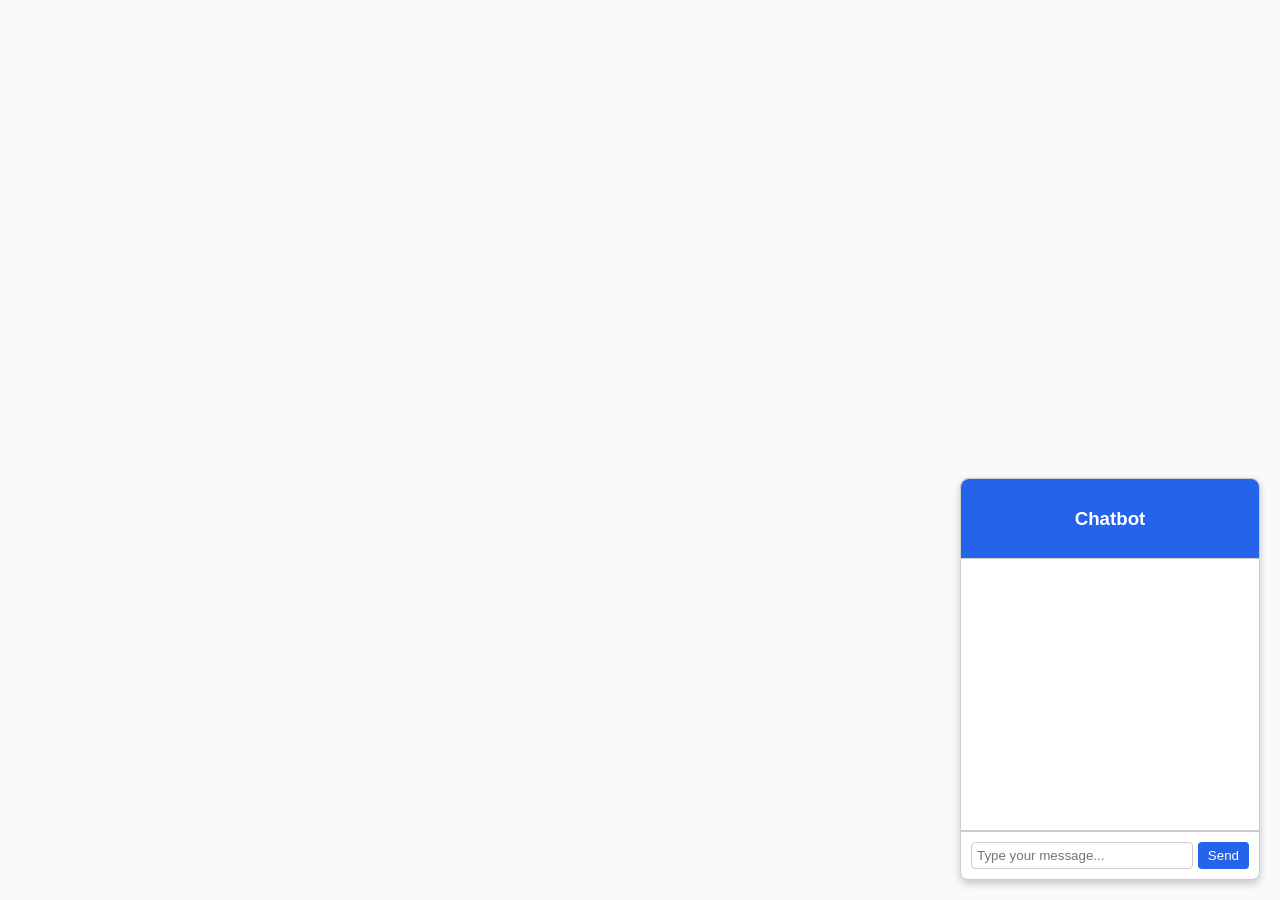
<file: ChatBox.html>
<!DOCTYPE html>
<html lang="en">
<head>
    <meta charset="UTF-8">
    <meta name="viewport" content="width=device-width, initial-scale=1.0">
    <title>Chatbot</title>
    <style>
        :root {
            --primary: #2563eb;
            --primary-dark: #1d4ed8;
            --gray-50: #f9fafb;
            --gray-600: #4b5563;
            --gray-900: #111827;
        }

        body {
            font-family: Arial, sans-serif;
            margin: 0;
            background-color: var(--gray-50);
            color: var(--gray-900);

        }

        .chatbox-container {
            position: fixed;
            bottom: 20px;
            right: 20px;
            width: 300px;
            font-family: Arial, sans-serif;
        }

        .chatbox {
            background: white;
            border: 1px solid #ccc;
            border-radius: 8px;
            display: flex;
            flex-direction: column;
            height: 400px;
            box-shadow: 0 4px 8px rgba(0, 0, 0, 0.2);
        }

        .chatbox-header {
            background: var(--primary);
            color: white;
            padding: 10px;
            text-align: center;
            border-radius: 8px 8px 0 0;
        }

        .chatbox-messages {
            flex: 1;
            padding: 10px;
            overflow-y: auto;
            border-top: 1px solid #ccc;
            border-bottom: 1px solid #ccc;
        }

        .chatbox-messages div {
            margin-bottom: 10px;
        }

        .chatbox-messages .user-message {
            text-align: right;
            color: var(--gray-900);
        }

        .chatbox-messages .bot-message {
            text-align: left;
            color: var(--gray-600);
        }

        .chatbox-input {
            display: flex;
            border-top: 1px solid #ccc;
            padding: 10px;
        }

        .chatbox-input input {
            flex: 1;
            padding: 5px;
            border: 1px solid #ccc;
            border-radius: 4px;
            margin-right: 5px;
        }

        .chatbox-input button {
            background: var(--primary);
            color: white;
            border: none;
            padding: 5px 10px;
            border-radius: 4px;
            cursor: pointer;
        }

        .chatbox-input button:hover {
            background: var(--primary-dark);
        }
    </style>
</head>
<body>
    <div class="chatbox-container">
        <div class="chatbox">
            <div class="chatbox-header">
                <h3>Chatbot</h3>
            </div>
            <div class="chatbox-messages" id="chatbox-messages"></div>
            <div class="chatbox-input">
                <input type="text" id="chatbox-input" placeholder="Type your message..." />
                <button id="chatbox-send">Send</button>
            </div>
        </div>
    </div>

    <script>
        const messagesContainer = document.getElementById('chatbox-messages');
        const inputField = document.getElementById('chatbox-input');
        const sendButton = document.getElementById('chatbox-send');

        // Predefined bot responses
        const botReplies = {
            hello: "Hi there! How can I assist you?",
            help: "Sure! Let me know what you need help with.",
            bye: "Goodbye! Have a great day!",
            default: "I'm sorry, I don't understand that.",
        };

        function sendMessage() {
            const userMessage = inputField.value.trim();
            if (!userMessage) return;

            // Display user message
            const userMessageElement = document.createElement('div');
            userMessageElement.textContent = userMessage;
            userMessageElement.classList.add('user-message');
            messagesContainer.appendChild(userMessageElement);

            // Bot reply
            const botReply = botReplies[userMessage.toLowerCase()] || botReplies.default;
            const botMessageElement = document.createElement('div');
            botMessageElement.textContent = botReply;
            botMessageElement.classList.add('bot-message');
            messagesContainer.appendChild(botMessageElement);

            // Clear input and scroll down
            inputField.value = '';
            messagesContainer.scrollTop = messagesContainer.scrollHeight;
        }

        sendButton.addEventListener('click', sendMessage);
        inputField.addEventListener('keypress', function (e) {
            if (e.key === 'Enter') sendMessage();
        });
    </script>
</body>
</html>
</file>
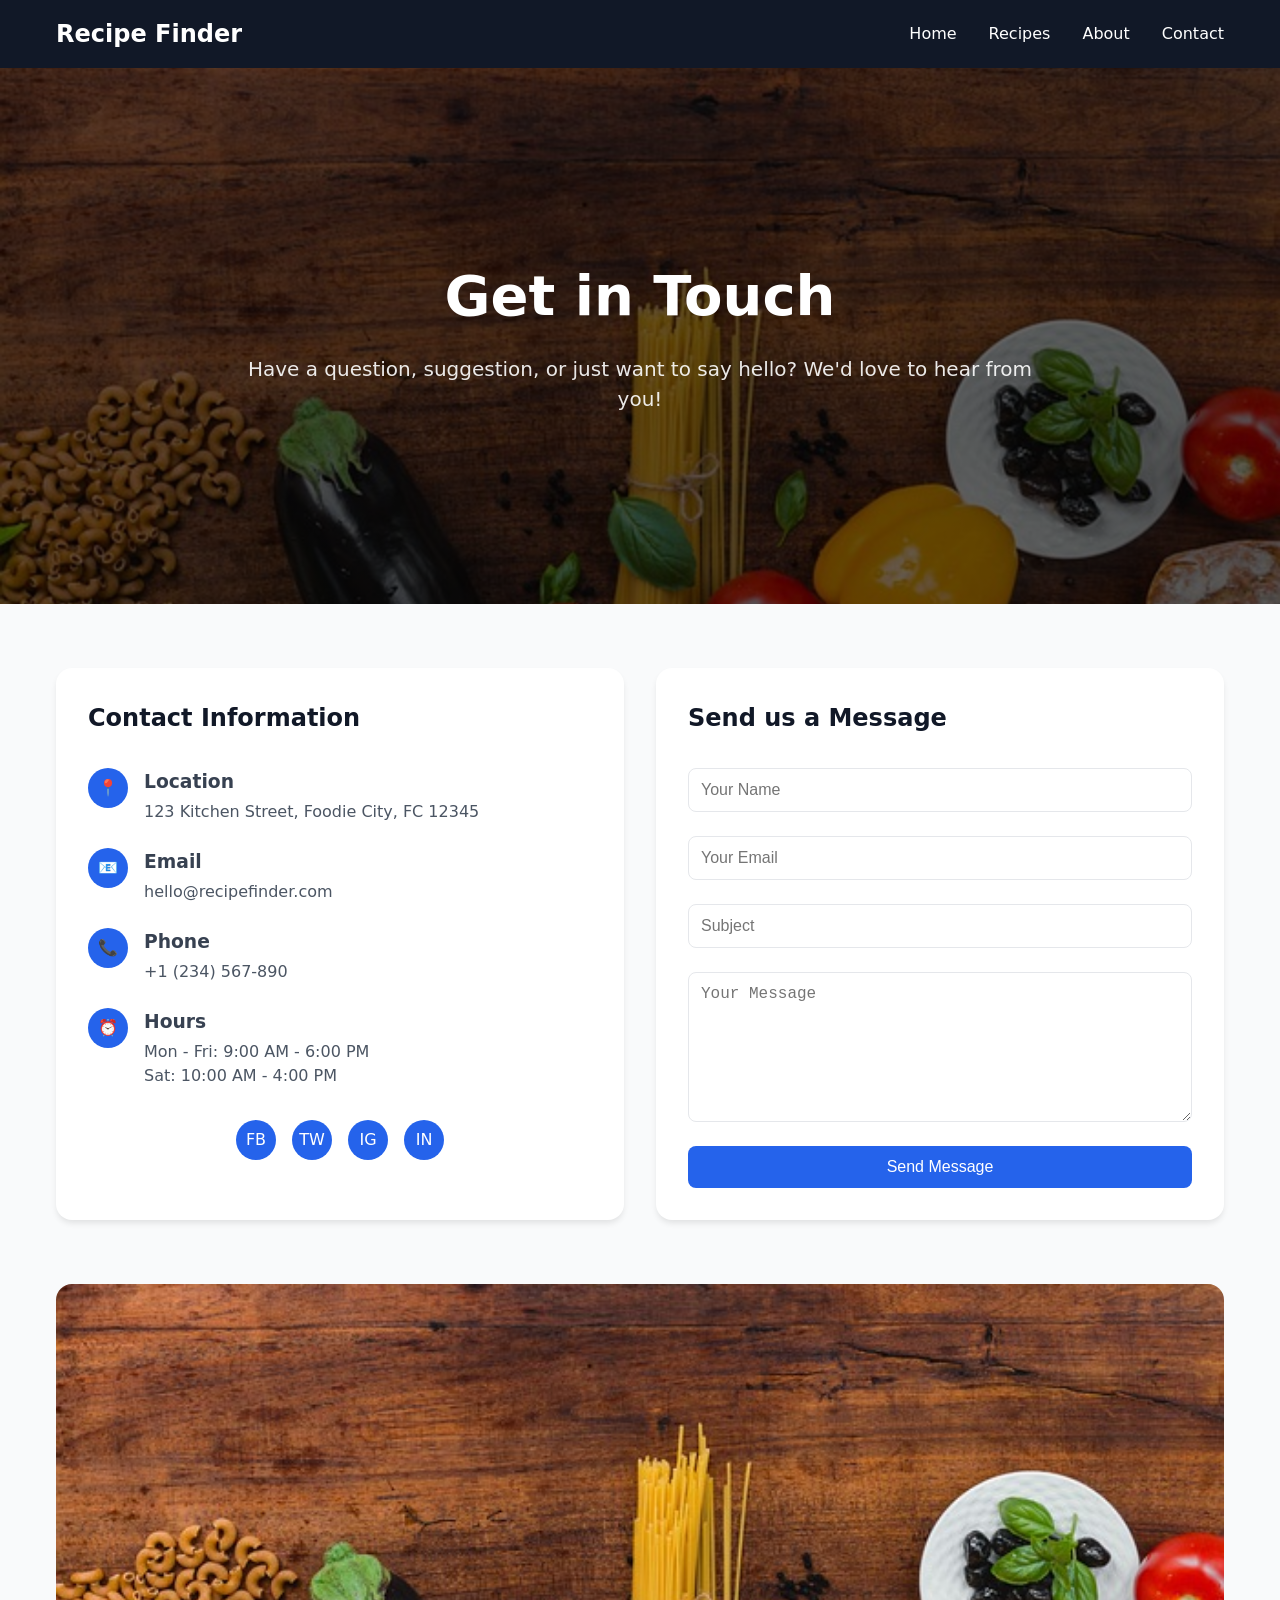
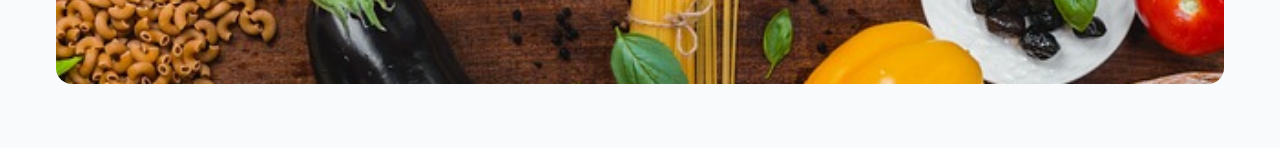
<file: ContactUs.html>
<!-- <!DOCTYPE html>
<html lang="en">
<head>
    <style>
        *, *::before, *::after {
            box-sizing: inherit;
            margin: 0;
            padding: 0;
        }

        html {
            box-sizing: border-box;
        }

        @media (max-width: 75em) {
            html { font-size: 60%; }
        }

        @media (max-width: 61.25em) {
            html { font-size: 58%; }
        }

        @media (max-width: 28.75em) {
            html { font-size: 55%; }
        }

        body {
            background-image: url(../images/fee_background1.jpg);
            text-align: center;
            background-size: 100vh;
            color: #491450;
            font-family: 'Franklin Gothic Medium', 'Arial Narrow', Arial, sans-serif;
        }

        .container {
            background-color: white;
            border: solid;
            border-radius: 25px;
            padding: 20px;
            width: 40%;
            margin-left: 30vw;
            margin-right: 30vw;
            margin-top: 100px;
            font-size: 15px;
            text-align: center;
        }

        .inputbox {
            min-width: 30vw;
            min-height: 5vh;
            background-color: white;
            text-align: center;
            color: #491450;
            border: solid;
            margin: 10px 0;
        }

        .submit-btn {
            min-width: 30vw;
            min-height: 5vh;
            background-color: #491450;
            text-align: center;
            color: white;
            border: none;
            cursor: pointer;
            margin: 10px 0;
        }

        .logo {
            height: 90px;
            width: 90px;
            margin-bottom: 20px;
        }

        .social-icons {
            display: flex;
            justify-content: center;
            gap: 20px;
            margin: 20px 0;
        }

        .social-icon {
            width: 40px;
            height: 40px;
        }

        .contact-info {
            margin: 20px 0;
            line-height: 1.6;
        }

        textarea.inputbox {
            min-height: 15vh;
            resize: vertical;
        }

        .section-divider {
            border-top: 1px solid #491450;
            margin: 20px 0;
            opacity: 0.2;
        }

        h1, h2 {
            color: #491450;
            margin-bottom: 15px;
        }

        p {
            margin-bottom: 10px;
        }

        a {
            color: #491450;
            text-decoration: none;
        }

        .contact-methods {
            display: flex;
            flex-direction: column;
            gap: 10px;
            margin: 20px 0;
        }

        .contact-method {
            display: flex;
            align-items: center;
            justify-content: center;
            gap: 10px;
        }

        .icon {
            width: 20px;
            height: 20px;
        }
    </style>
</head>
<body>
    <div class="container">
        <img src="/api/placeholder/90/90" alt="Recipe Finder Logo" class="logo"/>
        <h1>Contact Us</h1>
        <p>We'd love to hear from you! Get in touch with any questions, suggestions, or feedback.</p>

        <div class="section-divider"></div>

        <div class="contact-info">
            <h2>Get in Touch</h2>
            <div class="contact-methods">
                <div class="contact-method">
                    <img src="/api/placeholder/20/20" alt="Email icon" class="icon"/>
                    <a href="mailto:hello@recipefinder.com">hello@recipefinder.com</a>
                </div>
                <div class="contact-method">
                    <img src="/api/placeholder/20/20" alt="Phone icon" class="icon"/>
                    <a href="tel:+1234567890">+1 (234) 567-890</a>
                </div>
                <div class="contact-method">
                    <img src="/api/placeholder/20/20" alt="Location icon" class="icon"/>
                    <p>123 Kitchen Street, Foodie City, FC 12345</p>
                </div>
            </div>
        </div>

        <div class="section-divider"></div>

        <form>
            <input type="text" placeholder="Your Name" class="inputbox" required>
            <input type="email" placeholder="Your Email" class="inputbox" required>
            <input type="text" placeholder="Subject" class="inputbox" required>
            <textarea placeholder="Your Message" class="inputbox" required></textarea>
            <button type="submit" class="submit-btn">Send Message</button>
        </form>

        <div class="section-divider"></div>

        <h2>Follow Us</h2>
        <div class="social-icons">
            <a href="#"><img src="/api/placeholder/40/40" alt="Facebook" class="social-icon"/></a>
            <a href="#"><img src="/api/placeholder/40/40" alt="Instagram" class="social-icon"/></a>
            <a href="#"><img src="/api/placeholder/40/40" alt="Twitter" class="social-icon"/></a>
            <a href="#"><img src="/api/placeholder/40/40" alt="Pinterest" class="social-icon"/></a>
        </div>

        <div class="section-divider"></div>

        <h2>Office Hours</h2>
        <p>Monday - Friday: 9:00 AM - 6:00 PM</p>
        <p>Saturday: 10:00 AM - 4:00 PM</p>
        <p>Sunday: Closed</p>
    </div>
</body>
</html> -->

<!-- <!DOCTYPE html>
<html lang="en">
<head>
    <style>
        * {
            margin: 0;
            padding: 0;
            box-sizing: border-box;
        }

        body {
            background-color: #f5f5f5;
            font-family: 'Segoe UI', Tahoma, Geneva, Verdana, sans-serif;
            font-size: 16px;
            line-height: 1.5;
        }

        header {
            background-color: rgba(32, 22, 22, 0.9);
            padding: 0.5rem 0;
            position: fixed;
            width: 100%;
            top: 0;
            z-index: 1000;
        }

        .hero {
            height: 60vh;
            background: linear-gradient(rgba(0, 0, 0, 0.5), rgba(0, 0, 0, 0.5)), url(/images/heo-image.jpg);
            background-size: cover;
            background-position: center;
            background-attachment: fixed;
            display: flex;
            align-items: center;
            justify-content: center;
            text-align: center;
            color: #fff;
            margin-bottom: 4rem;
        }

        .hero h1 {
            font-size: 3rem;
            margin-bottom: 1rem;
            text-shadow: 2px 2px 4px rgba(0, 0, 0, 0.5);
        }

        .hero p {
            font-size: 1.2rem;
            text-shadow: 1px 1px 2px rgba(0, 0, 0, 0.5);
            max-width: 600px;
            margin: 0 auto;
        }

        .container {
            width: 90%;
            max-width: 1200px;
            margin: 0 auto;
            padding: 2rem 0;
        }

        .contact-grid {
            display: grid;
            grid-template-columns: repeat(2, 1fr);
            gap: 4rem;
            margin-bottom: 4rem;
        }

        .contact-info {
            background-color: #fff;
            padding: 2rem;
            border-radius: 15px;
            box-shadow: 0 4px 15px rgba(0, 0, 0, 0.1);
        }

        .contact-info h2 {
            font-size: 2rem;
            color: #333;
            margin-bottom: 1.5rem;
        }

        .info-item {
            display: flex;
            align-items: center;
            margin-bottom: 1.5rem;
        }

        .info-item i {
            width: 40px;
            height: 40px;
            background-color: #007bff;
            border-radius: 50%;
            display: flex;
            align-items: center;
            justify-content: center;
            color: #fff;
            margin-right: 1rem;
        }

        .contact-form {
            background-color: #fff;
            padding: 2rem;
            border-radius: 15px;
            box-shadow: 0 4px 15px rgba(0, 0, 0, 0.1);
        }

        .contact-form h2 {
            font-size: 2rem;
            color: #333;
            margin-bottom: 1.5rem;
        }

        .form-group {
            margin-bottom: 1.5rem;
        }

        input[type="text"],
        input[type="email"],
        textarea {
            width: 100%;
            padding: 1rem;
            border: 1px solid #ddd;
            border-radius: 8px;
            font-size: 1rem;
            transition: border-color 0.3s ease;
        }

        textarea {
            height: 150px;
            resize: vertical;
        }

        input:focus,
        textarea:focus {
            outline: none;
            border-color: #007bff;
        }

        .btn {
            background-color: #007bff;
            color: #fff;
            padding: 1rem 2rem;
            border: none;
            border-radius: 30px;
            cursor: pointer;
            font-size: 1rem;
            transition: all 0.3s ease;
            width: 100%;
        }

        .btn:hover {
            background-color: #0056b3;
            transform: translateY(-2px);
        }

        .social-links {
            display: flex;
            justify-content: center;
            gap: 1.5rem;
            margin-top: 2rem;
        }

        .social-links a {
            width: 40px;
            height: 40px;
            background-color: #007bff;
            border-radius: 50%;
            display: flex;
            align-items: center;
            justify-content: center;
            color: #fff;
            text-decoration: none;
            transition: all 0.3s ease;
        }

        .social-links a:hover {
            background-color: #0056b3;
            transform: translateY(-2px);
        }

        .map-container {
            height: 400px;
            background-color: #eee;
            border-radius: 15px;
            overflow: hidden;
            margin-bottom: 4rem;
        }

        @media (max-width: 768px) {
            .contact-grid {
                grid-template-columns: 1fr;
            }

            .hero h1 {
                font-size: 2.5rem;
            }

            .hero {
                height: 50vh;
            }
        }
    </style>
</head>
<body>
    <header>
        <nav class="container">
            <h1>Recipe Finder</h1>
            <ul class="nav-list">
                <li><a href="#">Home</a></li>
                <li><a href="#">Recipes</a></li>
                <li><a href="#">About</a></li>
                <li><a href="#">Contact</a></li>
            </ul>
        </nav>
    </header>

    <section class="hero">
        <div class="hero-content">
            <h1>Get in Touch</h1>
            <p>Have a question, suggestion, or just want to say hello? We'd love to hear from you!</p>
        </div>
    </section>

    <div class="container">
        <div class="contact-grid">
            <div class="contact-info">
                <h2>Contact Information</h2>
                <div class="info-item">
                    <i>📍</i>
                    <div>
                        <h3>Location</h3>
                        <p>123 Kitchen Street, Foodie City, FC 12345</p>
                    </div>
                </div>
                <div class="info-item">
                    <i>📧</i>
                    <div>
                        <h3>Email</h3>
                        <p>hello@recipefinder.com</p>
                    </div>
                </div>
                <div class="info-item">
                    <i>📞</i>
                    <div>
                        <h3>Phone</h3>
                        <p>+1 (234) 567-890</p>
                    </div>
                </div>
                <div class="info-item">
                    <i>⏰</i>
                    <div>
                        <h3>Hours</h3>
                        <p>Mon - Fri: 9:00 AM - 6:00 PM</p>
                        <p>Sat: 10:00 AM - 4:00 PM</p>
                    </div>
                </div>
                <div class="social-links">
                    <a href="#" aria-label="Facebook">fb</a>
                    <a href="#" aria-label="Twitter">tw</a>
                    <a href="#" aria-label="Instagram">ig</a>
                    <a href="#" aria-label="LinkedIn">in</a>
                </div>
            </div>

            <div class="contact-form">
                <h2>Send us a Message</h2>
                <form>
                    <div class="form-group">
                        <input type="text" placeholder="Your Name" required>
                    </div>
                    <div class="form-group">
                        <input type="email" placeholder="Your Email" required>
                    </div>
                    <div class="form-group">
                        <input type="text" placeholder="Subject" required>
                    </div>
                    <div class="form-group">
                        <textarea placeholder="Your Message" required></textarea>
                    </div>
                    <button type="submit" class="btn">Send Message</button>
                </form>
            </div>
        </div>

        <div class="map-container">
            Placeholder for map
            <img src="/api/placeholder/1200/400" alt="Map" style="width: 100%; height: 100%; object-fit: cover;">
        </div>
    </div>
</body>
</html> -->

<!DOCTYPE html>
<html lang="en">
<head>
    <meta charset="UTF-8">
    <meta name="viewport" content="width=device-width, initial-scale=1.0">
    <title>Contact Us - Recipe Finder</title>
    <style>
        :root {
            --primary: #2563eb;
            --primary-dark: #1d4ed8;
            --gray-50: #f9fafb;
            --gray-100: #f3f4f6;
            --gray-200: #e5e7eb;
            --gray-600: #4b5563;
            --gray-700: #374151;
            --gray-900: #111827;
        }

        * {
            margin: 0;
            padding: 0;
            box-sizing: border-box;
        }

        body {
            font-family: system-ui, -apple-system, sans-serif;
            line-height: 1.5;
            background-color: var(--gray-50);
            color: var(--gray-900);
        }

        .header {
            background-color: var(--gray-900);
            padding: 1rem 0;
            position: fixed;
            width: 100%;
            top: 0;
            z-index: 100;
        }

        .nav-container {
            max-width: 1200px;
            margin: 0 auto;
            padding: 0 1rem;
            display: flex;
            justify-content: space-between;
            align-items: center;
        }

        .nav-logo {
            color: white;
            text-decoration: none;
            font-size: 1.5rem;
            font-weight: bold;
        }

        .nav-list {
            display: flex;
            gap: 2rem;
            list-style: none;
        }

        .nav-list a {
            color: white;
            text-decoration: none;
            transition: color 0.2s;
        }

        .nav-list a:hover {
            color: var(--primary);
        }

        .hero {
            height: 60vh;
            background: linear-gradient(rgba(0, 0, 0, 0.6), rgba(0, 0, 0, 0.6)), url(images/heo-image.jpg);
            background-size: cover;
            background-position: center;
            display: flex;
            align-items: center;
            justify-content: center;
            text-align: center;
            color: white;
            padding: 2rem;
            margin-top: 4rem;
        }

        .hero-content {
            max-width: 800px;
        }

        .hero h1 {
            font-size: 3.5rem;
            margin-bottom: 1rem;
            font-weight: 800;
        }

        .hero p {
            font-size: 1.25rem;
            opacity: 0.9;
        }

        .container {
            max-width: 1200px;
            margin: 0 auto;
            padding: 4rem 1rem;
        }

        .contact-grid {
            display: grid;
            grid-template-columns: repeat(2, 1fr);
            gap: 2rem;
            margin-bottom: 4rem;
        }

        .contact-card {
            background: white;
            border-radius: 1rem;
            padding: 2rem;
            box-shadow: 0 4px 6px -1px rgba(0, 0, 0, 0.1);
        }

        .card-title {
            font-size: 1.5rem;
            margin-bottom: 2rem;
            color: var(--gray-900);
        }

        .info-list {
            display: grid;
            gap: 1.5rem;
            list-style: none;
        }

        .info-item {
            display: flex;
            gap: 1rem;
            align-items: flex-start;
        }

        .info-icon {
            background: var(--primary);
            color: white;
            width: 2.5rem;
            height: 2.5rem;
            border-radius: 50%;
            display: flex;
            align-items: center;
            justify-content: center;
            flex-shrink: 0;
        }

        .info-content h3 {
            color: var(--gray-700);
            margin-bottom: 0.25rem;
        }

        .info-content p {
            color: var(--gray-600);
        }

        .social-links {
            display: flex;
            gap: 1rem;
            margin-top: 2rem;
            justify-content: center;
        }

        .social-link {
            background: var(--primary);
            color: white;
            width: 2.5rem;
            height: 2.5rem;
            border-radius: 50%;
            display: flex;
            align-items: center;
            justify-content: center;
            text-decoration: none;
            transition: transform 0.2s, background-color 0.2s;
        }

        .social-link:hover {
            transform: translateY(-2px);
            background: var(--primary-dark);
        }

        .contact-form {
            display: grid;
            gap: 1.5rem;
        }

        .form-group {
            display: grid;
            gap: 0.5rem;
        }

        .form-input,
        .form-textarea {
            width: 100%;
            padding: 0.75rem;
            border: 1px solid var(--gray-200);
            border-radius: 0.5rem;
            font-size: 1rem;
            transition: border-color 0.2s, box-shadow 0.2s;
        }

        .form-input:focus,
        .form-textarea:focus {
            outline: none;
            border-color: var(--primary);
            box-shadow: 0 0 0 3px rgba(37, 99, 235, 0.1);
        }

        .form-textarea {
            height: 150px;
            resize: vertical;
        }

        .submit-btn {
            background: var(--primary);
            color: white;
            border: none;
            padding: 0.75rem 1.5rem;
            border-radius: 0.5rem;
            font-size: 1rem;
            cursor: pointer;
            transition: background-color 0.2s;
        }

        .submit-btn:hover {
            background: var(--primary-dark);
        }

        .map-container {
            height: 400px;
            border-radius: 1rem;
            overflow: hidden;
            margin-top: 4rem;
        }

        .success-message {
            display: none;
            background: #dcfce7;
            color: #166534;
            padding: 1rem;
            border-radius: 0.5rem;
            margin-top: 1rem;
        }

        @media (max-width: 768px) {
            .contact-grid {
                grid-template-columns: 1fr;
            }

            .hero h1 {
                font-size: 2.5rem;
            }

            .nav-list {
                display: none;
            }
        }
    </style>
</head>
<body>
    <header class="header">
        <nav class="nav-container">
            <a href="#" class="nav-logo">Recipe Finder</a>
            <ul class="nav-list">
                <li><a href="#">Home</a></li>
                <li><a href="#">Recipes</a></li>
                <li><a href="#">About</a></li>
                <li><a href="#">Contact</a></li>
            </ul>
        </nav>
    </header>

    <section class="hero">
        <div class="hero-content">
            <h1>Get in Touch</h1>
            <p>Have a question, suggestion, or just want to say hello? We'd love to hear from you!</p>
        </div>
    </section>

    <div class="container">
        <div class="contact-grid">
            <div class="contact-card">
                <h2 class="card-title">Contact Information</h2>
                <ul class="info-list">
                    <li class="info-item">
                        <div class="info-icon">📍</div>
                        <div class="info-content">
                            <h3>Location</h3>
                            <p>123 Kitchen Street, Foodie City, FC 12345</p>
                        </div>
                    </li>
                    <li class="info-item">
                        <div class="info-icon">📧</div>
                        <div class="info-content">
                            <h3>Email</h3>
                            <p>hello@recipefinder.com</p>
                        </div>
                    </li>
                    <li class="info-item">
                        <div class="info-icon">📞</div>
                        <div class="info-content">
                            <h3>Phone</h3>
                            <p>+1 (234) 567-890</p>
                        </div>
                    </li>
                    <li class="info-item">
                        <div class="info-icon">⏰</div>
                        <div class="info-content">
                            <h3>Hours</h3>
                            <p>Mon - Fri: 9:00 AM - 6:00 PM</p>
                            <p>Sat: 10:00 AM - 4:00 PM</p>
                        </div>
                    </li>
                </ul>
                <div class="social-links">
                    <a href="#" class="social-link" aria-label="Facebook">FB</a>
                    <a href="#" class="social-link" aria-label="Twitter">TW</a>
                    <a href="#" class="social-link" aria-label="Instagram">IG</a>
                    <a href="#" class="social-link" aria-label="LinkedIn">IN</a>
                </div>
            </div>

            <div class="contact-card">
                <h2 class="card-title">Send us a Message</h2>
                <form id="contactForm" class="contact-form">
                    <div class="form-group">
                        <input type="text" class="form-input" placeholder="Your Name" required>
                    </div>
                    <div class="form-group">
                        <input type="email" class="form-input" placeholder="Your Email" required>
                    </div>
                    <div class="form-group">
                        <input type="text" class="form-input" placeholder="Subject" required>
                    </div>
                    <div class="form-group">
                        <textarea class="form-textarea" placeholder="Your Message" required></textarea>
                    </div>
                    <button type="submit" class="submit-btn">Send Message</button>
                    <div id="successMessage" class="success-message">
                        Message sent successfully! We'll get back to you soon.
                    </div>
                </form>
            </div>
        </div>

        <div class="map-container">
            <img src="/images/heo-image.jpg" alt="Map" style="width: 100%; height: 100%; object-fit: cover;">
        </div>
    </div>

    <script>
        document.getElementById('contactForm').addEventListener('submit', function(e) {
            e.preventDefault();
            const successMessage = document.getElementById('successMessage');
            successMessage.style.display = 'block';
            this.reset();
            setTimeout(() => {
                successMessage.style.display = 'none';
            }, 3000);
        });
    </script>
</body>
</html>
</file>
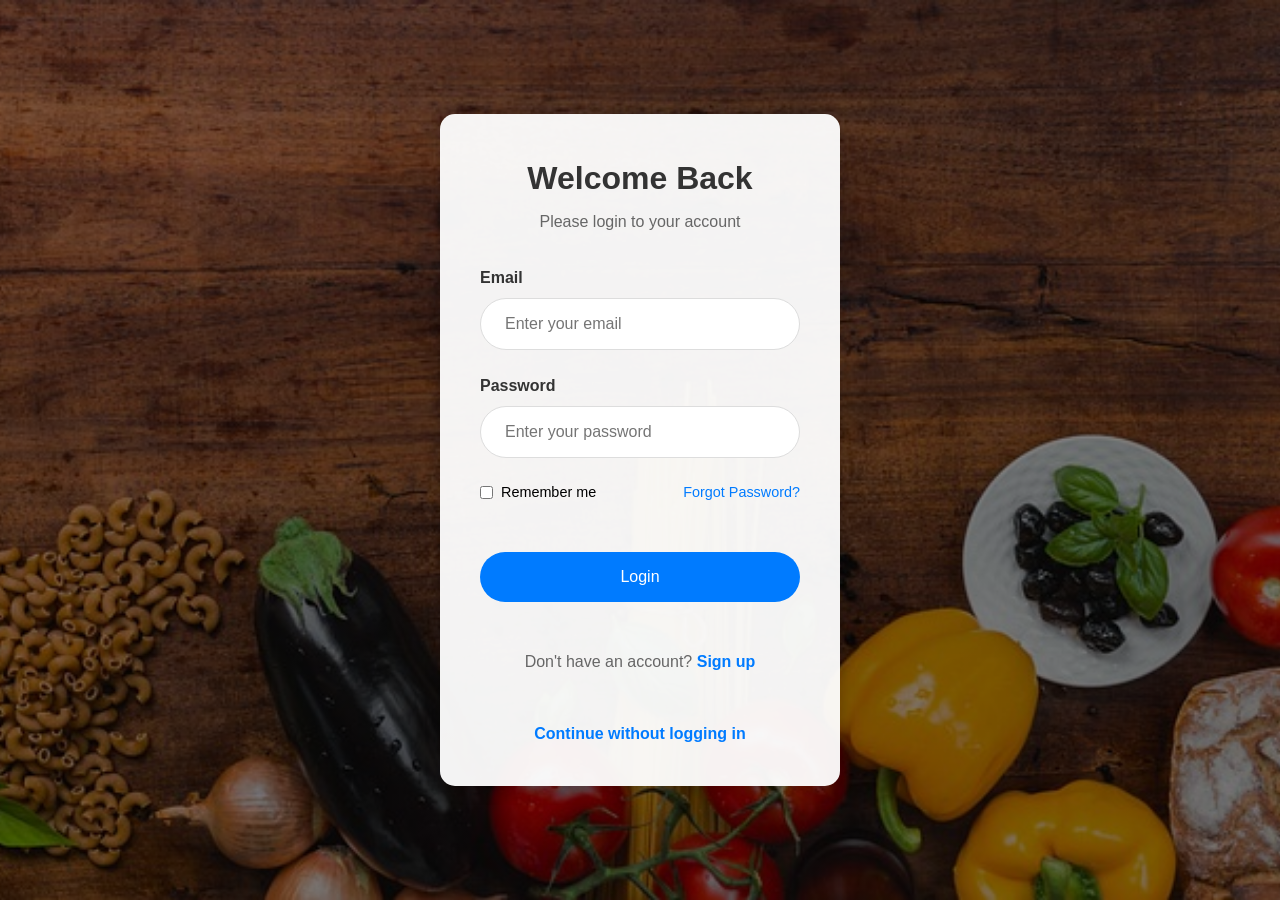
<file: login2.html>
<!DOCTYPE html>
<html lang="en">
<head>
    <meta charset="UTF-8">
    <meta name="viewport" content="width=device-width, initial-scale=1.0">
    <title>Login Page</title>
    <style>
        * {
            margin: 0;
            padding: 0;
            box-sizing: border-box;
        }

        body {
            background-color: #f5f5f5;
            font-family: 'Segoe UI', Tahoma, Geneva, Verdana, sans-serif;
            font-size: 16px;
            line-height: 1.5;
            min-height: 100vh;
            display: flex;
            align-items: center;
            justify-content: center;
            background: linear-gradient(rgba(0, 0, 0, 0.5), rgba(0, 0, 0, 0.5)), url(images/heo-image.jpg);
            background-size: cover;
            background-position: center;
            background-attachment: fixed;
        }

        .login-container {
            background-color: rgba(255, 255, 255, 0.95);
            border-radius: 15px;
            box-shadow: 0 4px 15px rgba(0, 0, 0, 0.2);
            padding: 2.5rem;
            width: 90%;
            max-width: 400px;
            animation: fadeInUp 0.6s ease-out forwards;
        }

        .login-header {
            text-align: center;
            margin-bottom: 2rem;
        }

        .login-header h1 {
            color: #333;
            font-size: 2rem;
            margin-bottom: 0.5rem;
        }

        .login-header p {
            color: #666;
            font-size: 1rem;
        }

        .login-form {
            display: flex;
            flex-direction: column;
            gap: 1.5rem;
        }

        .form-group {
            display: flex;
            flex-direction: column;
            gap: 0.5rem;
        }

        .form-group label {
            color: #333;
            font-weight: 600;
        }

        .form-group input {
            background-color: #fff;
            border: 1px solid #ddd;
            border-radius: 30px;
            font-size: 1rem;
            padding: 1rem 1.5rem;
            width: 100%;
            transition: border-color 0.3s ease, box-shadow 0.3s ease;
        }

        .form-group input:focus {
            outline: none;
            border-color: #007bff;
            box-shadow: 0 0 0 3px rgba(0, 123, 255, 0.1);
        }

        .remember-forgot {
            display: flex;
            justify-content: space-between;
            align-items: center;
            font-size: 0.9rem;
        }

        .remember-me {
            display: flex;
            align-items: center;
            gap: 0.5rem;
        }

        .forgot-password {
            color: #007bff;
            text-decoration: none;
            transition: color 0.3s ease;
        }

        .forgot-password:hover {
            color: #0056b3;
        }

        .login-btn {
            background-color: #007bff;
            border: none;
            border-radius: 30px;
            color: #fff;
            cursor: pointer;
            font-size: 1rem;
            padding: 1rem 2rem;
            transition: all 0.3s ease;
            width: 100%;
        }

        .login-btn:hover {
            background-color: #0056b3;
            transform: translateY(-2px);
        }

        .signup-link {
            text-align: center;
            margin-top: 1.5rem;
            color: #666;
        }

        .signup-link a {
            color: #007bff;
            text-decoration: none;
            font-weight: 600;
            transition: color 0.3s ease;
        }

        .signup-link a:hover {
            color: #0056b3;
        }

        @keyframes fadeInUp {
            from {
                opacity: 0;
                transform: translateY(20px);
            }
            to {
                opacity: 1;
                transform: translateY(0);
            }
        }

        @media (max-width: 768px) {
            .login-container {
                padding: 2rem;
            }
        }
    </style>
</head>
<body>
    <div class="login-container">
        <div class="login-header">
            <h1>Welcome Back</h1>
            <p>Please login to your account</p>
        </div>
        <form class="login-form">
            <div class="form-group">
                <label for="email">Email</label>
                <input type="email" id="email" placeholder="Enter your email" required>
            </div>
            <div class="form-group">
                <label for="password">Password</label>
                <input type="password" id="password" placeholder="Enter your password" required>
            </div>
            <div class="remember-forgot">
                <div class="remember-me">
                    <input type="checkbox" id="remember">
                    <label for="remember">Remember me</label>
                </div>
                <a href="#" class="forgot-password">Forgot Password?</a>
            </div>
            <a href="index.html"></a><button type="submit" class="login-btn">Login</button></a>
            <div class="signup-link">
                Don't have an account? <a href="#">Sign up</a>
            </div>
            <div class="signup-link">
                <a href="index.html">Continue without logging in</a>
            </div>
            
        </form>
    </div>
</body>
</html>
</file>
